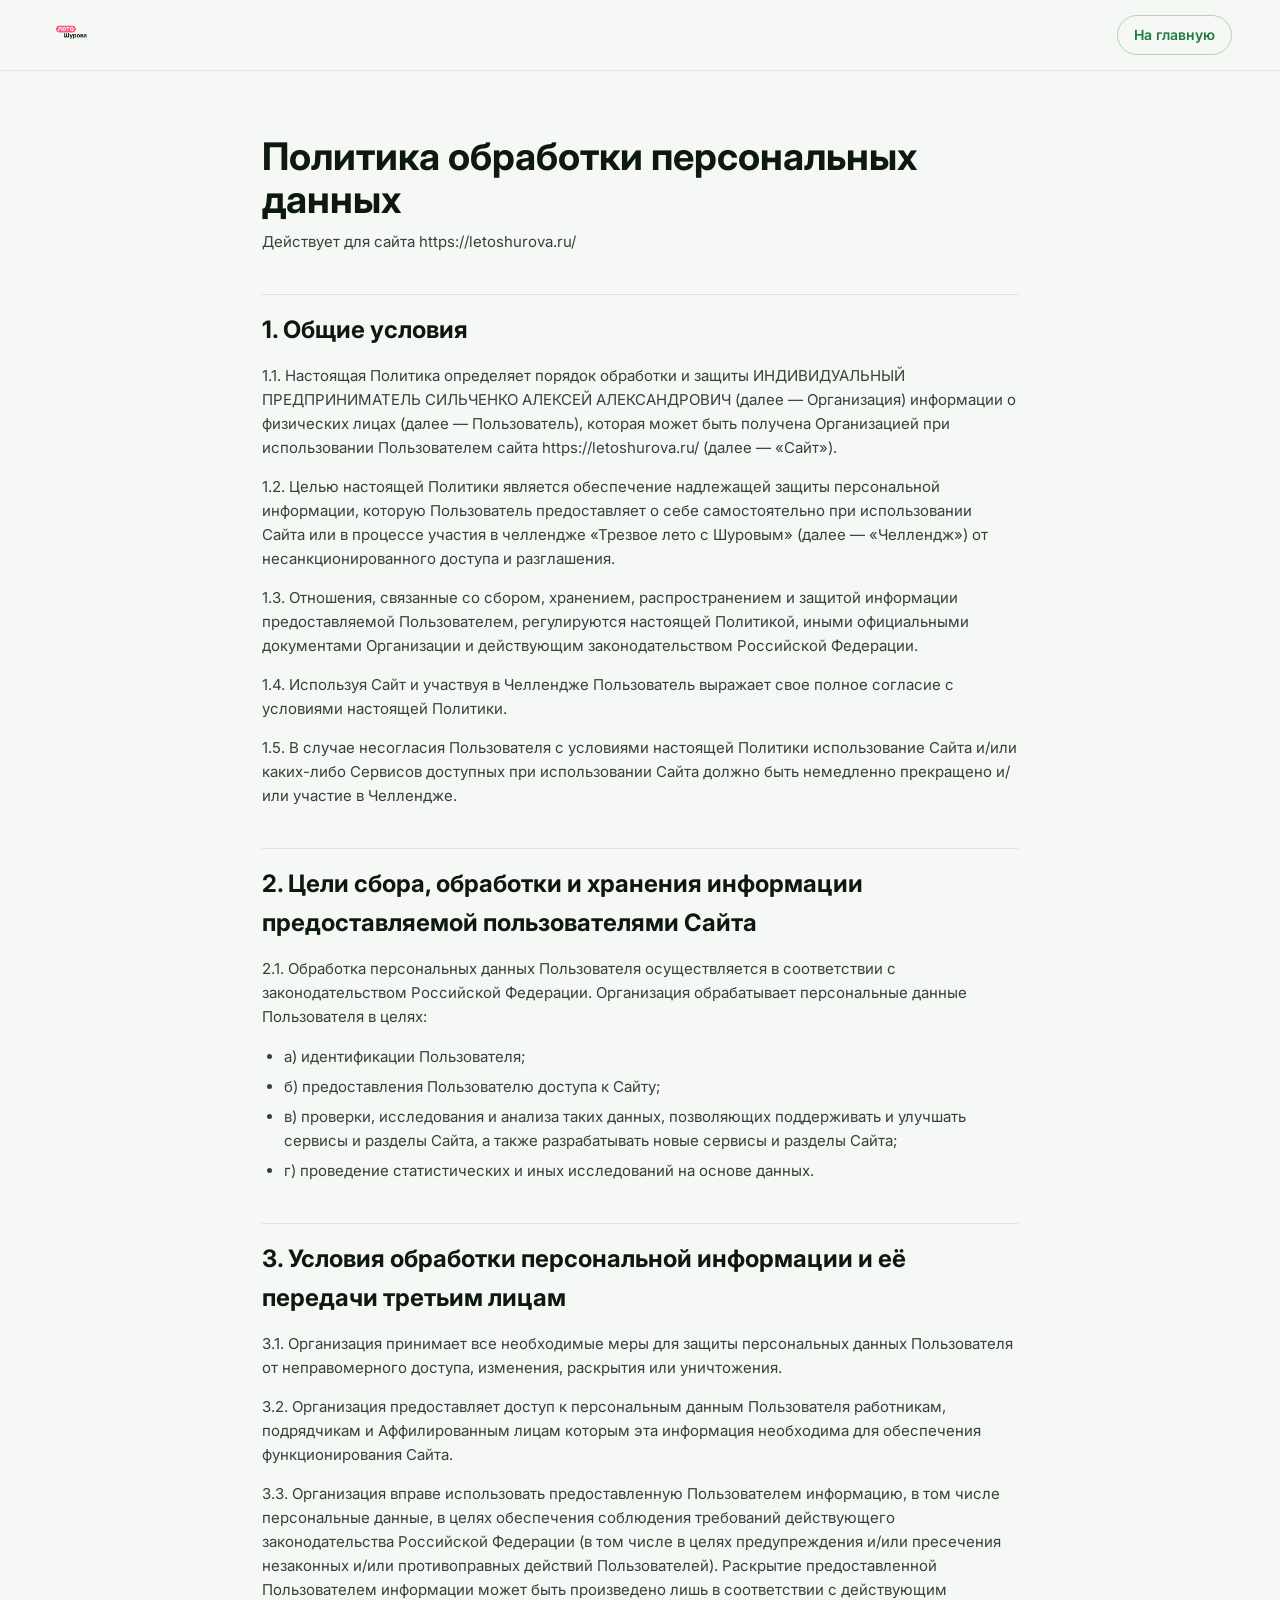
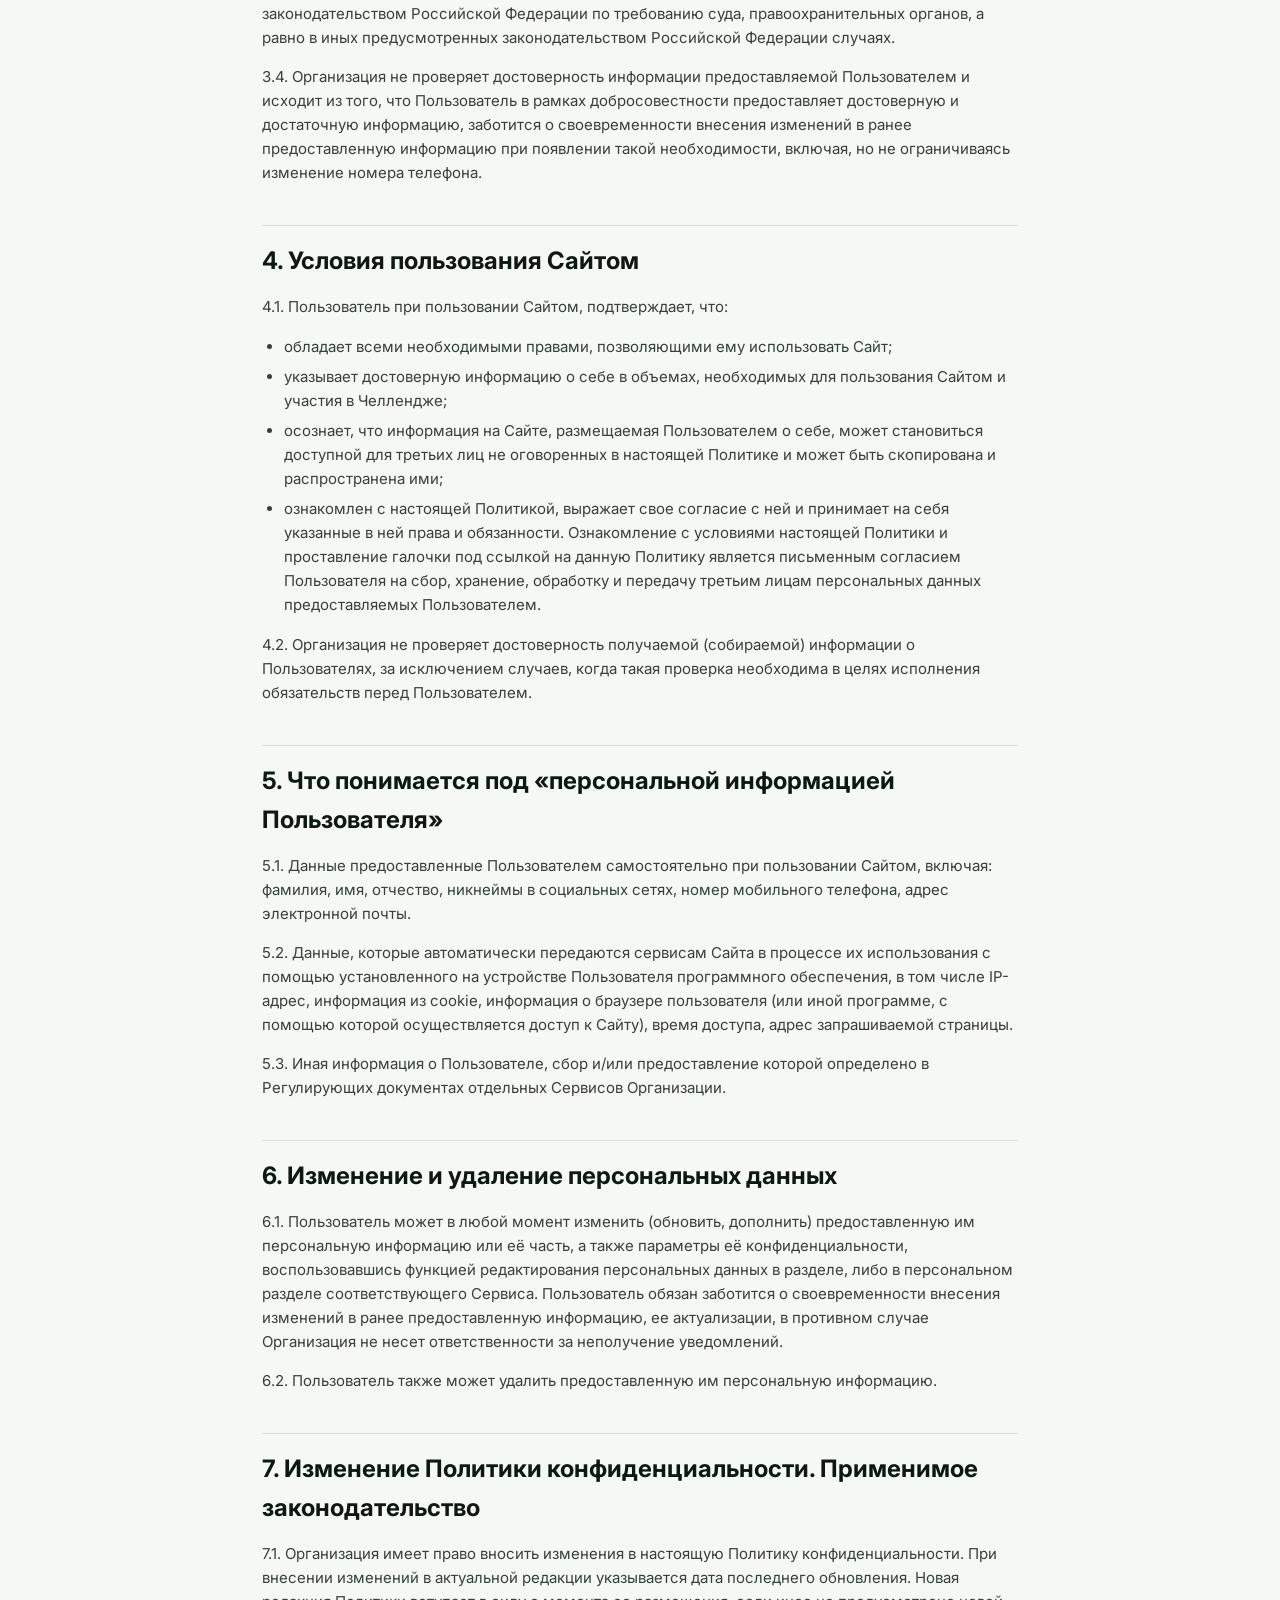
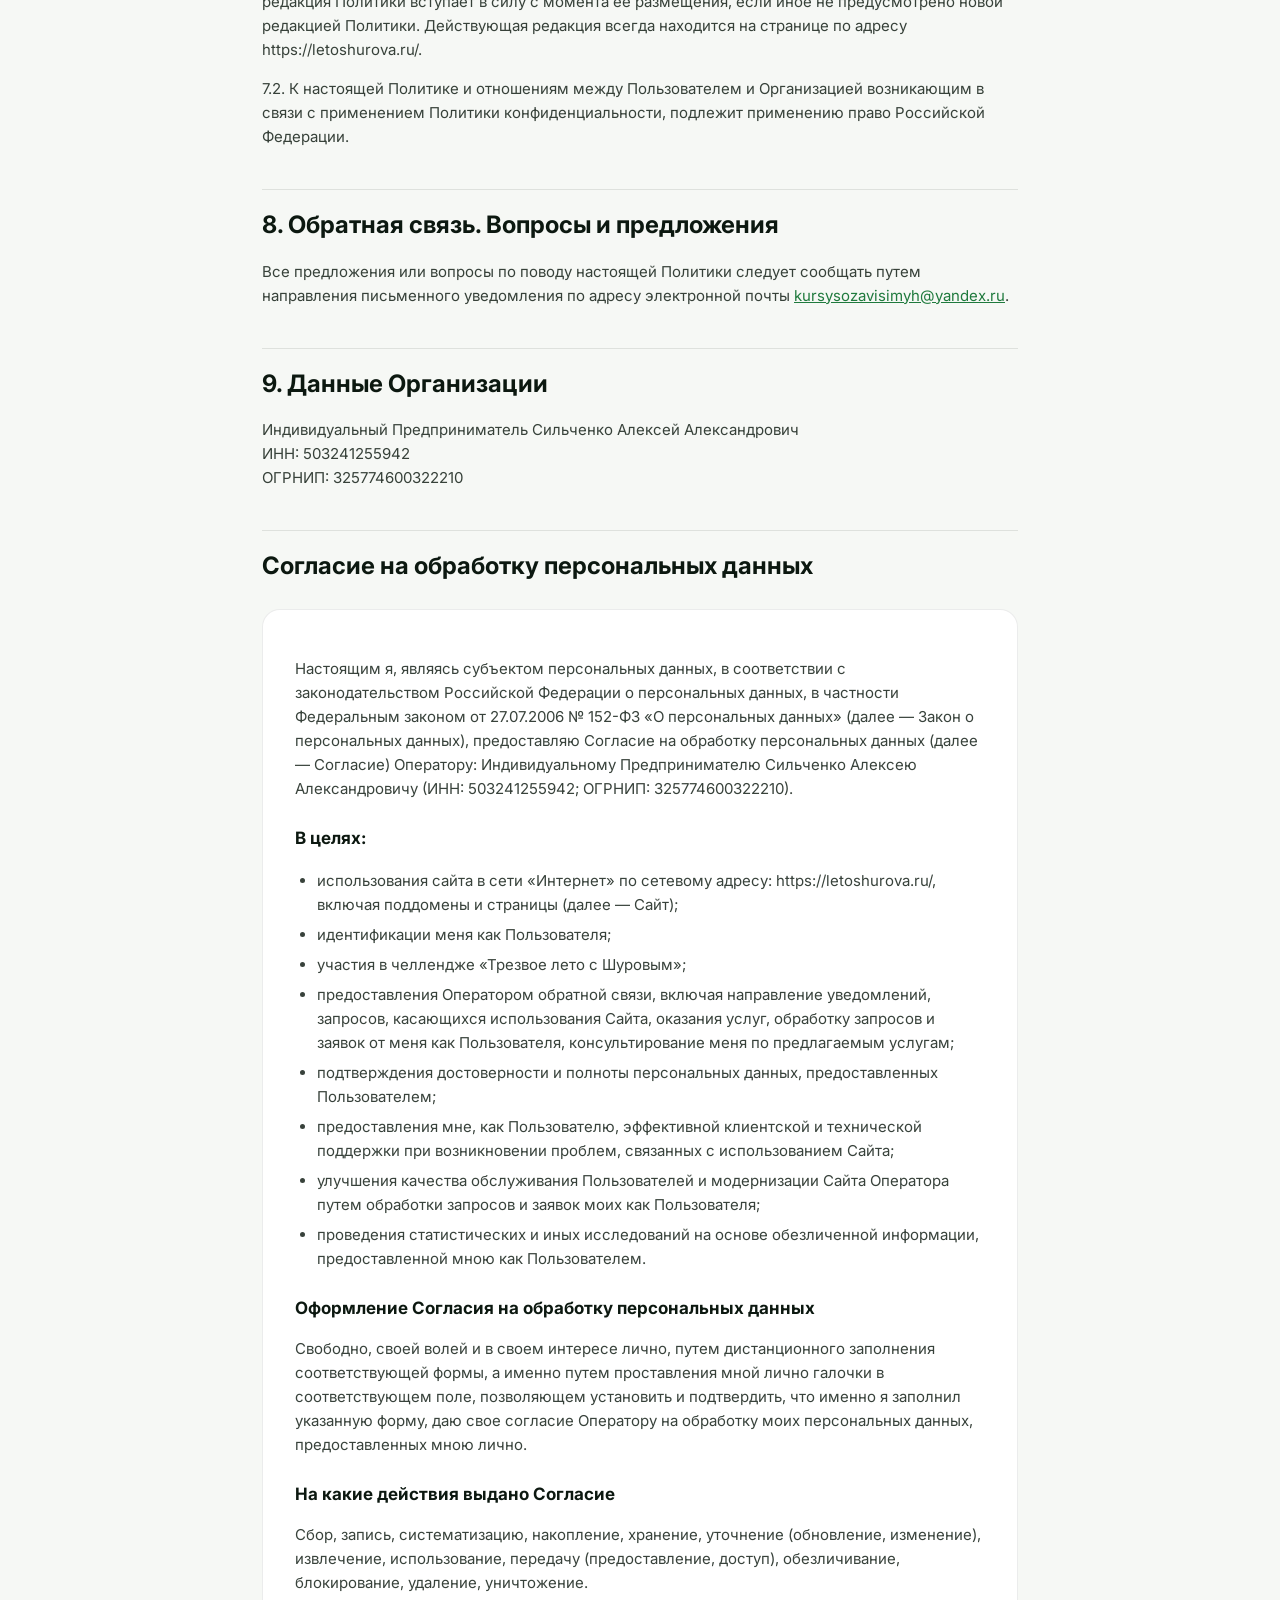
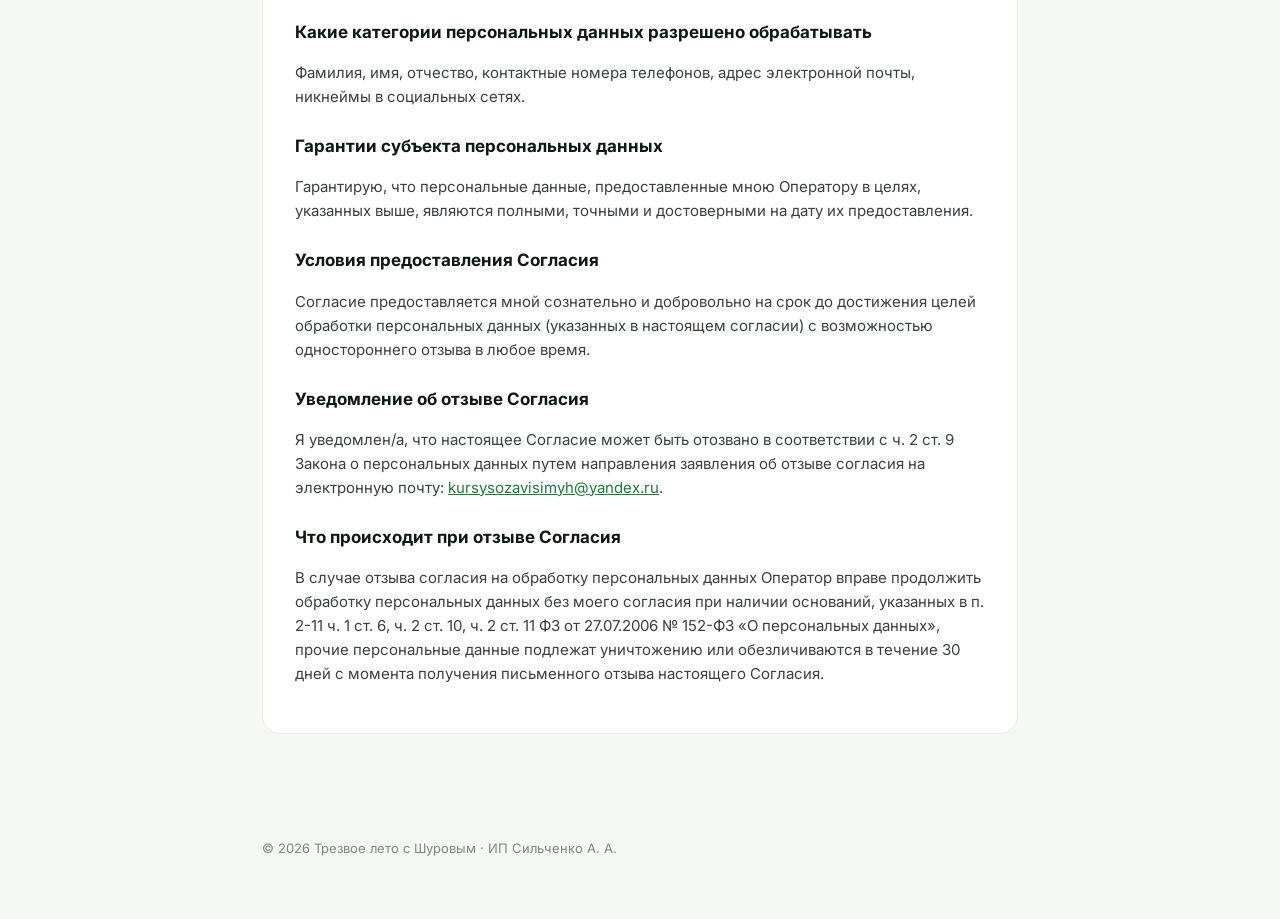
<file: privacy.html>
<!DOCTYPE html>
<html lang="ru">
<head>
  <meta charset="UTF-8" />
  <meta name="viewport" content="width=device-width, initial-scale=1.0, viewport-fit=cover" />
  <meta name="theme-color" content="#34C759" />
  <title>Политика конфиденциальности · Трезвое лето с Шуровым</title>
  <meta name="description" content="Политика обработки персональных данных и согласие на обработку персональных данных сайта letoshurova.ru." />
  <meta name="robots" content="index, follow" />
  <link rel="canonical" href="https://letoshurova.ru/privacy.html" />
  <link rel="icon" type="image/png" sizes="32x32" href="assets/favicon-32.png" />
  <link rel="icon" type="image/png" sizes="16x16" href="assets/favicon-16.png" />
  <link rel="preconnect" href="https://fonts.googleapis.com" />
  <link rel="preconnect" href="https://fonts.gstatic.com" crossorigin />
  <link href="https://fonts.googleapis.com/css2?family=Inter:wght@400;500;600;700;800&display=swap" rel="stylesheet" />
  <style>
    :root { --green: #34c759; --green-dark: #1f7a3d; --ink: #0c1810; }
    * { box-sizing: border-box; }
    body {
      margin: 0;
      font-family: "Inter", -apple-system, BlinkMacSystemFont, "Segoe UI", sans-serif;
      color: var(--ink);
      background: #f6f8f5;
      line-height: 1.6;
    }
    .legal-top {
      position: sticky;
      top: 0;
      z-index: 10;
      display: flex;
      align-items: center;
      justify-content: space-between;
      gap: 16px;
      padding: 14px clamp(16px, 5vw, 48px);
      background: rgba(246, 248, 245, 0.85);
      backdrop-filter: blur(12px);
      -webkit-backdrop-filter: blur(12px);
      border-bottom: 1px solid rgba(12, 24, 16, 0.08);
    }
    .legal-top__brand { display: inline-flex; align-items: center; }
    .legal-top__brand img { height: 34px; width: auto; }
    .legal-top__back {
      font-size: 14px;
      font-weight: 600;
      color: var(--green-dark);
      text-decoration: none;
      padding: 8px 16px;
      border: 1px solid rgba(31, 122, 61, 0.3);
      border-radius: 999px;
      transition: background 0.2s ease;
    }
    .legal-top__back:hover { background: rgba(52, 199, 89, 0.1); }
    .legal {
      max-width: 820px;
      margin: 0 auto;
      padding: clamp(28px, 6vw, 64px) clamp(16px, 5vw, 32px) 80px;
    }
    .legal h1 {
      font-size: clamp(26px, 5vw, 38px);
      line-height: 1.15;
      margin: 0 0 8px;
    }
    .legal__meta { color: rgba(12, 24, 16, 0.5); font-size: 14px; margin: 0 0 32px; }
    .legal h2 {
      font-size: clamp(19px, 3vw, 24px);
      margin: 40px 0 12px;
      padding-top: 16px;
      border-top: 1px solid rgba(12, 24, 16, 0.1);
    }
    .legal h3 { font-size: 17px; margin: 24px 0 8px; }
    .legal p, .legal li { font-size: 15px; color: rgba(12, 24, 16, 0.82); }
    .legal ul, .legal ol { padding-left: 22px; }
    .legal li { margin-bottom: 6px; }
    .legal a { color: var(--green-dark); }
    .legal__card {
      background: #fff;
      border: 1px solid rgba(12, 24, 16, 0.08);
      border-radius: 18px;
      padding: clamp(20px, 4vw, 32px);
      margin-top: 24px;
    }
    .legal__footer {
      max-width: 820px;
      margin: 0 auto;
      padding: 24px clamp(16px, 5vw, 32px) 60px;
      color: rgba(12, 24, 16, 0.5);
      font-size: 13px;
    }
  </style>
</head>
<body>
  <div class="legal-top">
    <a class="legal-top__brand" href="index.html" aria-label="На главную">
      <picture>
        <source srcset="assets/webp/logo-dark.webp" type="image/webp" />
        <img src="assets/logo-dark.png" alt="Лето с Шуровым" />
      </picture>
    </a>
    <a class="legal-top__back" href="index.html">На главную</a>
  </div>

  <main class="legal">
    <h1>Политика обработки персональных данных</h1>
    <p class="legal__meta">Действует для сайта https://letoshurova.ru/</p>

    <h2>1. Общие условия</h2>
    <p>1.1. Настоящая Политика определяет порядок обработки и защиты ИНДИВИДУАЛЬНЫЙ ПРЕДПРИНИМАТЕЛЬ СИЛЬЧЕНКО АЛЕКСЕЙ АЛЕКСАНДРОВИЧ (далее — Организация) информации о физических лицах (далее — Пользователь), которая может быть получена Организацией при использовании Пользователем сайта https://letoshurova.ru/ (далее — «Сайт»).</p>
    <p>1.2. Целью настоящей Политики является обеспечение надлежащей защиты персональной информации, которую Пользователь предоставляет о себе самостоятельно при использовании Сайта или в процессе участия в челлендже «Трезвое лето с Шуровым» (далее — «Челлендж») от несанкционированного доступа и разглашения.</p>
    <p>1.3. Отношения, связанные со сбором, хранением, распространением и защитой информации предоставляемой Пользователем, регулируются настоящей Политикой, иными официальными документами Организации и действующим законодательством Российской Федерации.</p>
    <p>1.4. Используя Сайт и участвуя в Челлендже Пользователь выражает свое полное согласие с условиями настоящей Политики.</p>
    <p>1.5. В случае несогласия Пользователя с условиями настоящей Политики использование Сайта и/или каких-либо Сервисов доступных при использовании Сайта должно быть немедленно прекращено и/или участие в Челлендже.</p>

    <h2>2. Цели сбора, обработки и хранения информации предоставляемой пользователями Сайта</h2>
    <p>2.1. Обработка персональных данных Пользователя осуществляется в соответствии с законодательством Российской Федерации. Организация обрабатывает персональные данные Пользователя в целях:</p>
    <ul>
      <li>а) идентификации Пользователя;</li>
      <li>б) предоставления Пользователю доступа к Сайту;</li>
      <li>в) проверки, исследования и анализа таких данных, позволяющих поддерживать и улучшать сервисы и разделы Сайта, а также разрабатывать новые сервисы и разделы Сайта;</li>
      <li>г) проведение статистических и иных исследований на основе данных.</li>
    </ul>

    <h2>3. Условия обработки персональной информации и её передачи третьим лицам</h2>
    <p>3.1. Организация принимает все необходимые меры для защиты персональных данных Пользователя от неправомерного доступа, изменения, раскрытия или уничтожения.</p>
    <p>3.2. Организация предоставляет доступ к персональным данным Пользователя работникам, подрядчикам и Аффилированным лицам которым эта информация необходима для обеспечения функционирования Сайта.</p>
    <p>3.3. Организация вправе использовать предоставленную Пользователем информацию, в том числе персональные данные, в целях обеспечения соблюдения требований действующего законодательства Российской Федерации (в том числе в целях предупреждения и/или пресечения незаконных и/или противоправных действий Пользователей). Раскрытие предоставленной Пользователем информации может быть произведено лишь в соответствии с действующим законодательством Российской Федерации по требованию суда, правоохранительных органов, а равно в иных предусмотренных законодательством Российской Федерации случаях.</p>
    <p>3.4. Организация не проверяет достоверность информации предоставляемой Пользователем и исходит из того, что Пользователь в рамках добросовестности предоставляет достоверную и достаточную информацию, заботится о своевременности внесения изменений в ранее предоставленную информацию при появлении такой необходимости, включая, но не ограничиваясь изменение номера телефона.</p>

    <h2>4. Условия пользования Сайтом</h2>
    <p>4.1. Пользователь при пользовании Сайтом, подтверждает, что:</p>
    <ul>
      <li>обладает всеми необходимыми правами, позволяющими ему использовать Сайт;</li>
      <li>указывает достоверную информацию о себе в объемах, необходимых для пользования Сайтом и участия в Челлендже;</li>
      <li>осознает, что информация на Сайте, размещаемая Пользователем о себе, может становиться доступной для третьих лиц не оговоренных в настоящей Политике и может быть скопирована и распространена ими;</li>
      <li>ознакомлен с настоящей Политикой, выражает свое согласие с ней и принимает на себя указанные в ней права и обязанности. Ознакомление с условиями настоящей Политики и проставление галочки под ссылкой на данную Политику является письменным согласием Пользователя на сбор, хранение, обработку и передачу третьим лицам персональных данных предоставляемых Пользователем.</li>
    </ul>
    <p>4.2. Организация не проверяет достоверность получаемой (собираемой) информации о Пользователях, за исключением случаев, когда такая проверка необходима в целях исполнения обязательств перед Пользователем.</p>

    <h2>5. Что понимается под «персональной информацией Пользователя»</h2>
    <p>5.1. Данные предоставленные Пользователем самостоятельно при пользовании Сайтом, включая: фамилия, имя, отчество, никнеймы в социальных сетях, номер мобильного телефона, адрес электронной почты.</p>
    <p>5.2. Данные, которые автоматически передаются сервисам Сайта в процессе их использования с помощью установленного на устройстве Пользователя программного обеспечения, в том числе IP-адрес, информация из cookie, информация о браузере пользователя (или иной программе, с помощью которой осуществляется доступ к Сайту), время доступа, адрес запрашиваемой страницы.</p>
    <p>5.3. Иная информация о Пользователе, сбор и/или предоставление которой определено в Регулирующих документах отдельных Сервисов Организации.</p>

    <h2>6. Изменение и удаление персональных данных</h2>
    <p>6.1. Пользователь может в любой момент изменить (обновить, дополнить) предоставленную им персональную информацию или её часть, а также параметры её конфиденциальности, воспользовавшись функцией редактирования персональных данных в разделе, либо в персональном разделе соответствующего Сервиса. Пользователь обязан заботится о своевременности внесения изменений в ранее предоставленную информацию, ее актуализации, в противном случае Организация не несет ответственности за неполучение уведомлений.</p>
    <p>6.2. Пользователь также может удалить предоставленную им персональную информацию.</p>

    <h2>7. Изменение Политики конфиденциальности. Применимое законодательство</h2>
    <p>7.1. Организация имеет право вносить изменения в настоящую Политику конфиденциальности. При внесении изменений в актуальной редакции указывается дата последнего обновления. Новая редакция Политики вступает в силу с момента ее размещения, если иное не предусмотрено новой редакцией Политики. Действующая редакция всегда находится на странице по адресу https://letoshurova.ru/.</p>
    <p>7.2. К настоящей Политике и отношениям между Пользователем и Организацией возникающим в связи с применением Политики конфиденциальности, подлежит применению право Российской Федерации.</p>

    <h2>8. Обратная связь. Вопросы и предложения</h2>
    <p>Все предложения или вопросы по поводу настоящей Политики следует сообщать путем направления письменного уведомления по адресу электронной почты <a href="mailto:kursysozavisimyh@yandex.ru">kursysozavisimyh@yandex.ru</a>.</p>

    <h2>9. Данные Организации</h2>
    <p>Индивидуальный Предприниматель Сильченко Алексей Александрович<br />ИНН: 503241255942<br />ОГРНИП: 325774600322210</p>

    <h2 id="consent">Согласие на обработку персональных данных</h2>
    <div class="legal__card">
      <p>Настоящим я, являясь субъектом персональных данных, в соответствии с законодательством Российской Федерации о персональных данных, в частности Федеральным законом от 27.07.2006 № 152-ФЗ «О персональных данных» (далее — Закон о персональных данных), предоставляю Согласие на обработку персональных данных (далее — Согласие) Оператору: Индивидуальному Предпринимателю Сильченко Алексею Александровичу (ИНН: 503241255942; ОГРНИП: 325774600322210).</p>

      <h3>В целях:</h3>
      <ul>
        <li>использования сайта в сети «Интернет» по сетевому адресу: https://letoshurova.ru/, включая поддомены и страницы (далее — Сайт);</li>
        <li>идентификации меня как Пользователя;</li>
        <li>участия в челлендже «Трезвое лето с Шуровым»;</li>
        <li>предоставления Оператором обратной связи, включая направление уведомлений, запросов, касающихся использования Сайта, оказания услуг, обработку запросов и заявок от меня как Пользователя, консультирование меня по предлагаемым услугам;</li>
        <li>подтверждения достоверности и полноты персональных данных, предоставленных Пользователем;</li>
        <li>предоставления мне, как Пользователю, эффективной клиентской и технической поддержки при возникновении проблем, связанных с использованием Сайта;</li>
        <li>улучшения качества обслуживания Пользователей и модернизации Сайта Оператора путем обработки запросов и заявок моих как Пользователя;</li>
        <li>проведения статистических и иных исследований на основе обезличенной информации, предоставленной мною как Пользователем.</li>
      </ul>

      <h3>Оформление Согласия на обработку персональных данных</h3>
      <p>Свободно, своей волей и в своем интересе лично, путем дистанционного заполнения соответствующей формы, а именно путем проставления мной лично галочки в соответствующем поле, позволяющем установить и подтвердить, что именно я заполнил указанную форму, даю свое согласие Оператору на обработку моих персональных данных, предоставленных мною лично.</p>

      <h3>На какие действия выдано Согласие</h3>
      <p>Сбор, запись, систематизацию, накопление, хранение, уточнение (обновление, изменение), извлечение, использование, передачу (предоставление, доступ), обезличивание, блокирование, удаление, уничтожение.</p>

      <h3>Какие категории персональных данных разрешено обрабатывать</h3>
      <p>Фамилия, имя, отчество, контактные номера телефонов, адрес электронной почты, никнеймы в социальных сетях.</p>

      <h3>Гарантии субъекта персональных данных</h3>
      <p>Гарантирую, что персональные данные, предоставленные мною Оператору в целях, указанных выше, являются полными, точными и достоверными на дату их предоставления.</p>

      <h3>Условия предоставления Согласия</h3>
      <p>Согласие предоставляется мной сознательно и добровольно на срок до достижения целей обработки персональных данных (указанных в настоящем согласии) с возможностью одностороннего отзыва в любое время.</p>

      <h3>Уведомление об отзыве Согласия</h3>
      <p>Я уведомлен/а, что настоящее Согласие может быть отозвано в соответствии с ч. 2 ст. 9 Закона о персональных данных путем направления заявления об отзыве согласия на электронную почту: <a href="mailto:kursysozavisimyh@yandex.ru">kursysozavisimyh@yandex.ru</a>.</p>

      <h3>Что происходит при отзыве Согласия</h3>
      <p>В случае отзыва согласия на обработку персональных данных Оператор вправе продолжить обработку персональных данных без моего согласия при наличии оснований, указанных в п. 2-11 ч. 1 ст. 6, ч. 2 ст. 10, ч. 2 ст. 11 ФЗ от 27.07.2006 № 152-ФЗ «О персональных данных», прочие персональные данные подлежат уничтожению или обезличиваются в течение 30 дней с момента получения письменного отзыва настоящего Согласия.</p>
    </div>
  </main>

  <div class="legal__footer">
    © <span id="legal-year"></span> Трезвое лето с Шуровым · ИП Сильченко А. А.
  </div>

  <script>document.getElementById("legal-year").textContent = new Date().getFullYear();</script>
</body>
</html>
</file>
